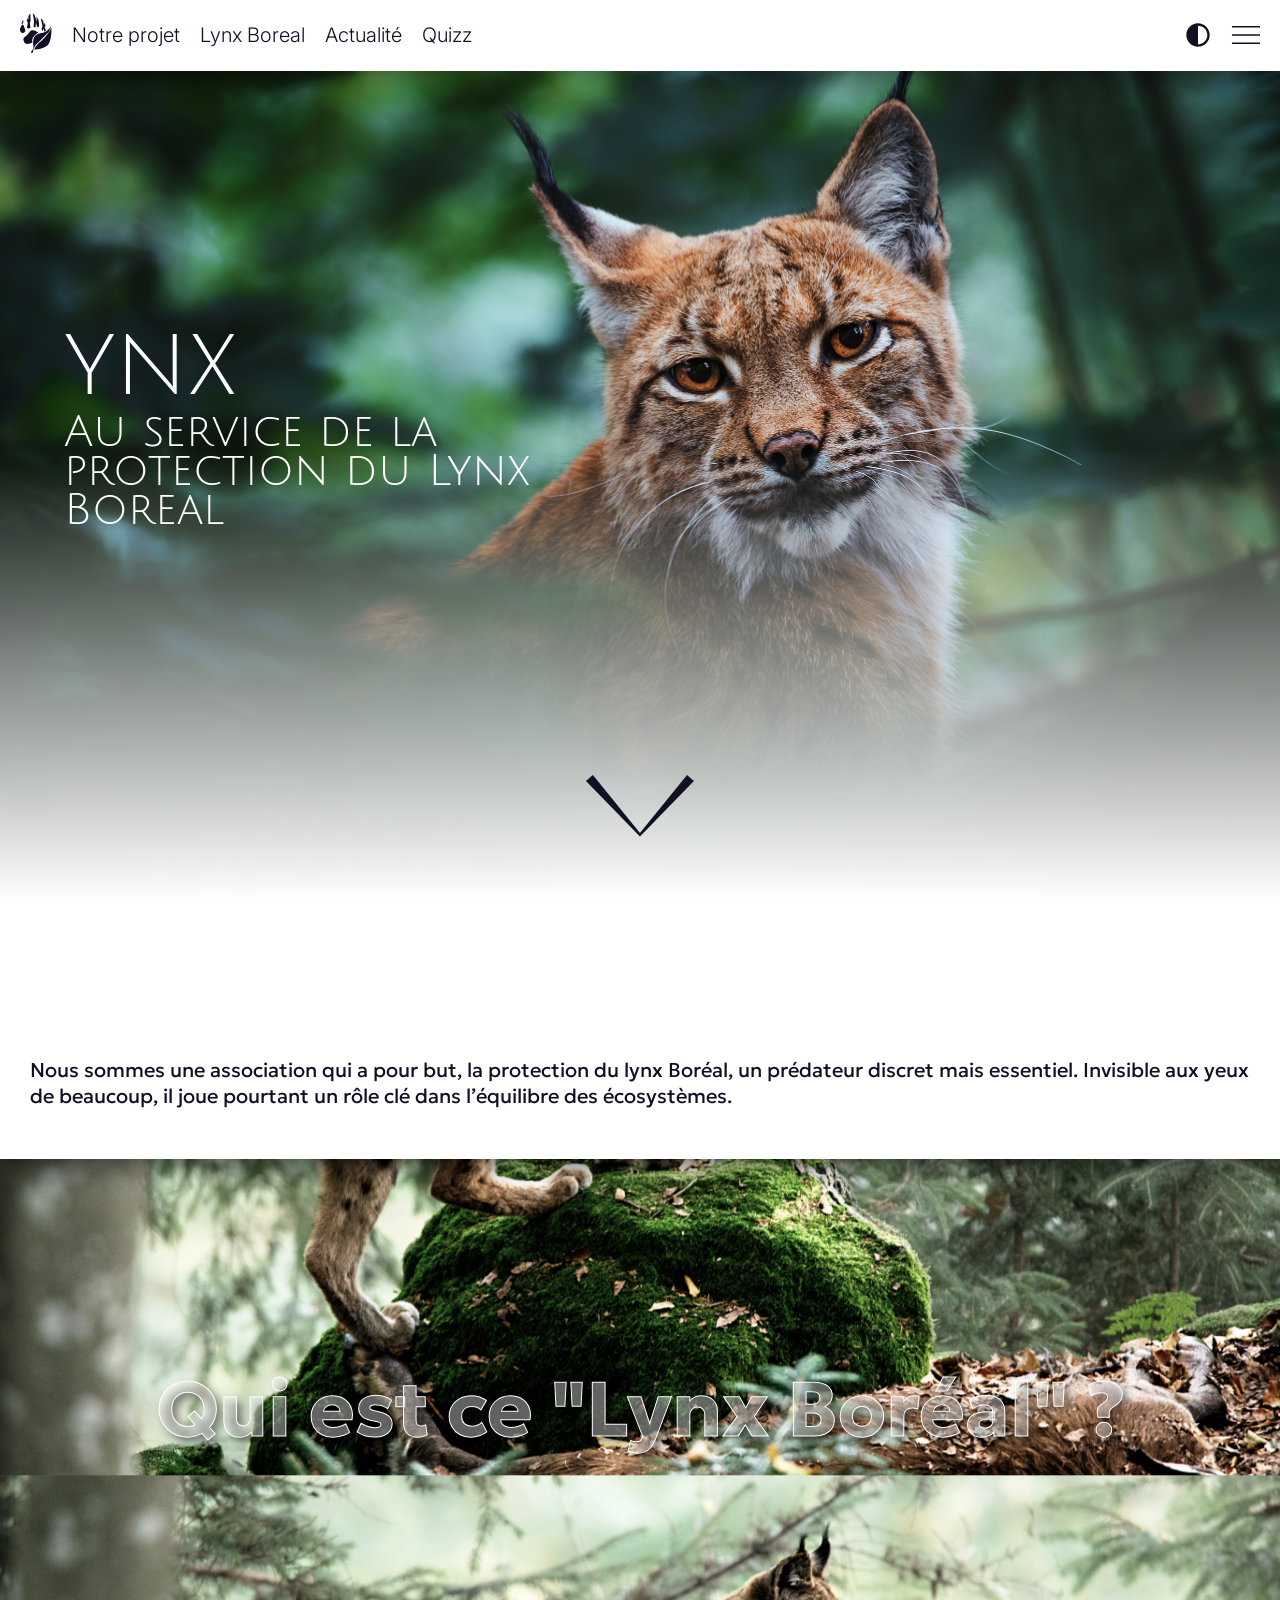
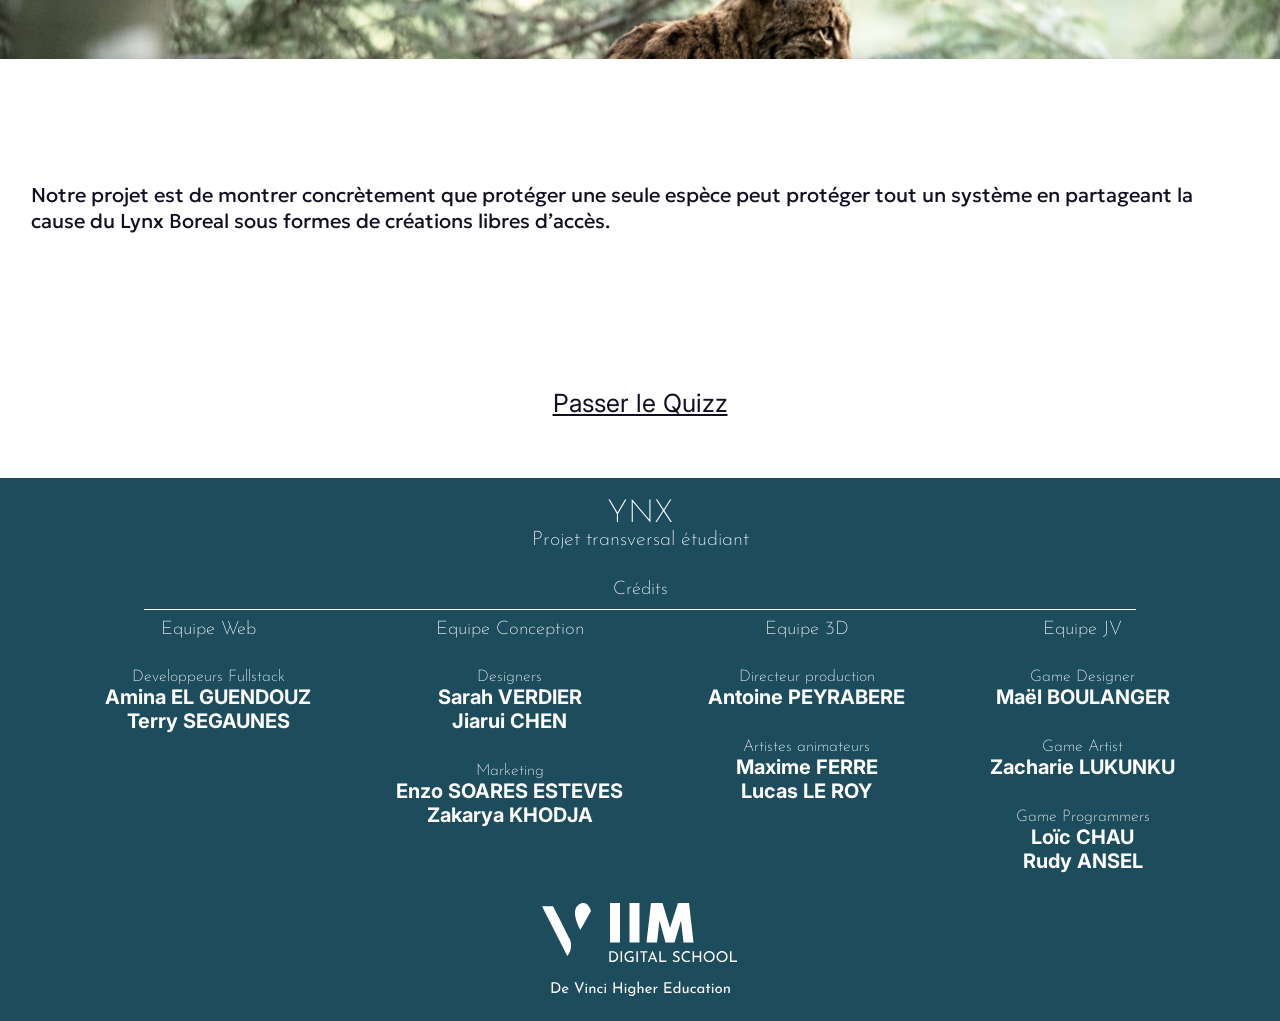
<file: index.html>
<!DOCTYPE html>
<html lang="fr">
<head>
    <meta charset="UTF-8">
    <meta name="viewport" content="width=device-width, initial-scale=1.0">
    <meta name="title" content="YNX">
    <meta name="description" content="Au service de la protection du Lynx Boreal">
    <title>YNX</title>
    <link rel="stylesheet" href="style.css">
    <link rel="icon" href="./Source/logo.svg"/>
    <script defer src="darkTheme.js"></script>
    <script defer src="downArrow.js"></script>
    <script defer src="hamburgerMenu.js"></script>
    <script defer src="imageScroll.js"></script>
</head>
<body>
    <header>
        <div class="header-inner"> <!-- HEADER DE REDIRECTION -->
            <a href=".">
                <svg id="header_logo" viewBox="0 0 230 291" xmlns="http://www.w3.org/2000/svg">
                    <path d="M23.6973 75L9.19731 80L23.6973 48V75Z"/>
                    <path d="M38.6973 126.5C29.6973 103 27.6973 84 19.6973 84C11.1973 84 1.19731 109.5 0.197307 118.5C-0.802693 127.5 1.69731 141 14.6973 145C27.6973 149 42.3356 136 38.6973 126.5Z"/>
                    <path d="M56.6973 35L49.1973 54L56.6973 71.5L51.1973 107C53.0306 108.5 57.5973 111.6 61.1973 112C64.7973 112.4 72.3639 110.167 75.6973 109L71.6973 71.5L77.6973 54C75.6973 35 75.6973 4.5 75.6973 4.5C71.1973 7.5 64.6973 18.5 61.1973 24.5V54L56.6973 35Z"/>
                    <path d="M101.197 57C100.797 45.4 95.3639 14.1667 92.6973 0L106.697 16L123.697 68L119.197 26C123.197 32.1667 130.597 41.5 134.197 51.5C137.797 61.5 139.197 88.5 138.697 98C138.697 98 132.233 103.448 127.197 104C127.197 104 118.697 80 115.197 71.5L113.697 104C106.497 104.4 101.031 102.5 99.1973 101.5C100.031 91.5 101.597 68.6 101.197 57Z"/>
                    <path d="M164.197 98L150.697 38.5C155.197 42.1667 165.197 51.6 169.197 60C169.197 60 174.197 82.5 174.197 88.5L179.697 71.5C179.697 71.5 185.197 84 185.197 95L179.697 104L188.697 127L177.197 137L171.197 112L164.197 132.5L156.197 112L164.197 98Z"/>
                    <path d="M46.1974 165.5C26.1974 180.5 23.1972 182.5 26.6973 201.5C32.6842 234 66.6973 226 90.6975 215.5C77.6975 179.5 118.697 150 131.697 143.5C128.197 135.5 104.197 122 86.6974 125.5C69.1974 129 66.1974 150.5 46.1974 165.5Z"/>
                    <path d="M82.1973 279.5C77.6971 289 86.6974 296.5 94.6973 285C94.6973 272 108.297 242.7 112.697 235.5C118.197 226.5 183.197 165.5 203.197 143.5C219.197 125.9 225.864 103.167 227.197 94C177.197 170.5 144.697 125.5 107.197 170.5C86.3297 195.541 100.697 246.5 97.6973 258.5C94.6973 270.5 86.6974 270 82.1973 279.5Z"/>
                    <path d="M169.697 189C200.097 159.8 222.031 122.5 229.197 107.5C228.031 140 229.197 189 209.697 223C190.841 255.878 130.197 265.5 103.697 265.5C120.477 226.5 131.697 225.5 169.697 189Z"/>
                </svg>
            </a>
            <a href="./notre-projet/"><h1>Notre projet</h1></a>
            <a href="./le-lynx-boreal/"><h1>Lynx Boreal</h1></a>
            <a href="./actualite/"><h1>Actualité</h1></a>
            <a href="./quizz/"><h1>Quizz</h1></a>
        </div>
        <div class="header-inner">
            <svg id="dark_theme_button" class="header-icon" width="800" height="800" viewBox="0 0 800 800" fill="none" xmlns="http://www.w3.org/2000/svg">
                <path d="M400 733.333C584.095 733.333 733.333 584.095 733.333 400C733.333 215.905 584.095 66.6666 400 66.6666C215.905 66.6666 66.6665 215.905 66.6665 400C66.6665 584.095 215.905 733.333 400 733.333ZM400 666.667V133.333C547.276 133.333 666.666 252.724 666.666 400C666.666 547.276 547.276 666.667 400 666.667Z"/>
            </svg>
            <svg id="hamburger_menu" class="header-icon" viewBox="0 0 1920 1920" xmlns="http://www.w3.org/2000/svg" stroke="#f7f7f7">
                <g id="SVGRepo_bgCarrier" stroke-width="0"/>
                <g id="SVGRepo_tracerCarrier" stroke-linecap="round" stroke-linejoin="round"/>
                <g id="SVGRepo_iconCarrier"> <path d="M1920 1468.412v112.94H0v-112.94h1920Zm0-564.706v112.941H0V903.706h1920ZM1920 339v112.941H0V339h1920Z" fill-rule="evenodd"/> </g>
            </svg>
        </div>
        <div id="header_popup">
            <a href="."><h1 class="popup-link">Accueil</h1></a>
            <a href="./notre-projet/"><h1 class="popup-link">Notre projet</h1></a>
            <a href="./le-lynx-boreal/"><h1 class="popup-link">Lynx Boreal</h1></a>
            <a href="./actualite/"><h1 class="popup-link">Actualité</h1></a>
            <a href="./quizz/"><h1 class="popup-link">Quizz</h1></a>
        </div>
    </header>
    <main> <!-- PARTIE PRINCIPALE DU SITE -->
        <img class="image-presentation" src="Source/imageLynx2.jpeg" alt="imageLynx2">
        <div id="index_title_presentation">
            <h1>YNX</h1>
            <h2>Au service de la protection du Lynx Boreal</h2>
        </div>
        <div id="index_downpart" class="downpart-presentation">
            <svg id="down_arrow" viewBox="0 0 141 81" xmlns="http://www.w3.org/2000/svg">
                <path d="M131.95 0L140.875 7.92925L70.4375 80.5L0 7.92925L8.92544 0L70.4375 75.75L131.95 0Z"/>
            </svg>
        </div>
        <div class="description main-description">
            <h1>Qui sommes nous ?</h1>
            <p>
                Nous sommes une association qui a pour but, la protection du lynx Boréal, un prédateur discret mais essentiel. Invisible aux yeux de beaucoup, il joue pourtant un rôle clé dans l’équilibre des écosystèmes.
            </p>
        </div>
        <a href="./le-lynx-boreal/">
            <div id="main_lynx">
                <h1>Qui est ce "Lynx Boréal" ?</h1>
            </div>
        </a>
        <a href="./notre-projet/">
            <div id="main_project" class="description main-description">
                <h1>Notre projet</h1>
                <p>
                    Notre projet est de montrer concrètement que protéger une seule espèce peut protéger tout un système en partageant la cause du Lynx Boreal sous formes de créations libres d’accès.
                </p>
            </div>
        </a>
        <div class="description main-description">
            <h1>Tu penses tout savoir sur le Lynx Boréal ?</h1>
            <a href="./quizz/">Passer le Quizz</a>
        </div>
    </main>
    <footer> <!-- FOOTER (partie tout en bas de la page) -->
        <h1>YNX</h1>
        <h2>Projet transversal étudiant</h2>
        <h3>Crédits</h3>
        <div id="footer_line"></div>
        <div id="footer_credits">
            <div id="web_group" class="footer-group">
                <h3>Equipe Web</h3>
                <h4>Developpeurs Fullstack</h4>
                <h5>Amina EL GUENDOUZ</h5>
                <h5>Terry SEGAUNES</h5>
            </div>
            <div id="design_group" class="footer-group">
                <h3>Equipe Conception</h3>
                <h4>Designers</h4>
                <h5>Sarah VERDIER</h5>
                <h5>Jiarui CHEN</h5>
                <h4>Marketing</h4>
                <h5>Enzo SOARES ESTEVES</h5>
                <h5>Zakarya KHODJA</h5>
            </div>
            <div id="3d_group" class="footer-group">
                <h3>Equipe 3D</h3>
                <h4>Directeur production</h4>
                <h5>Antoine PEYRABERE</h5>
                <h4>Artistes animateurs</h4>
                <h5>Maxime FERRE</h5>
                <h5>Lucas LE ROY</h5>
            </div>
            <div id="jv_group" class="footer-group">
                <h3>Equipe JV</h3>
                <h4>Game Designer</h4>
                <h5>Maël BOULANGER</h5>
                <h4>Game Artist</h4>
                <h5>Zacharie LUKUNKU</h5>
                <h4>Game Programmers</h4>
                <h5>Loïc CHAU</h5>
                <h5>Rudy ANSEL</h5>
            </div>
        </div>
        <a href="https://iim.fr"><img src="Source/iim-logo.svg" alt="iim-logo"></a>
    </footer>
</body>
</html>
</file>
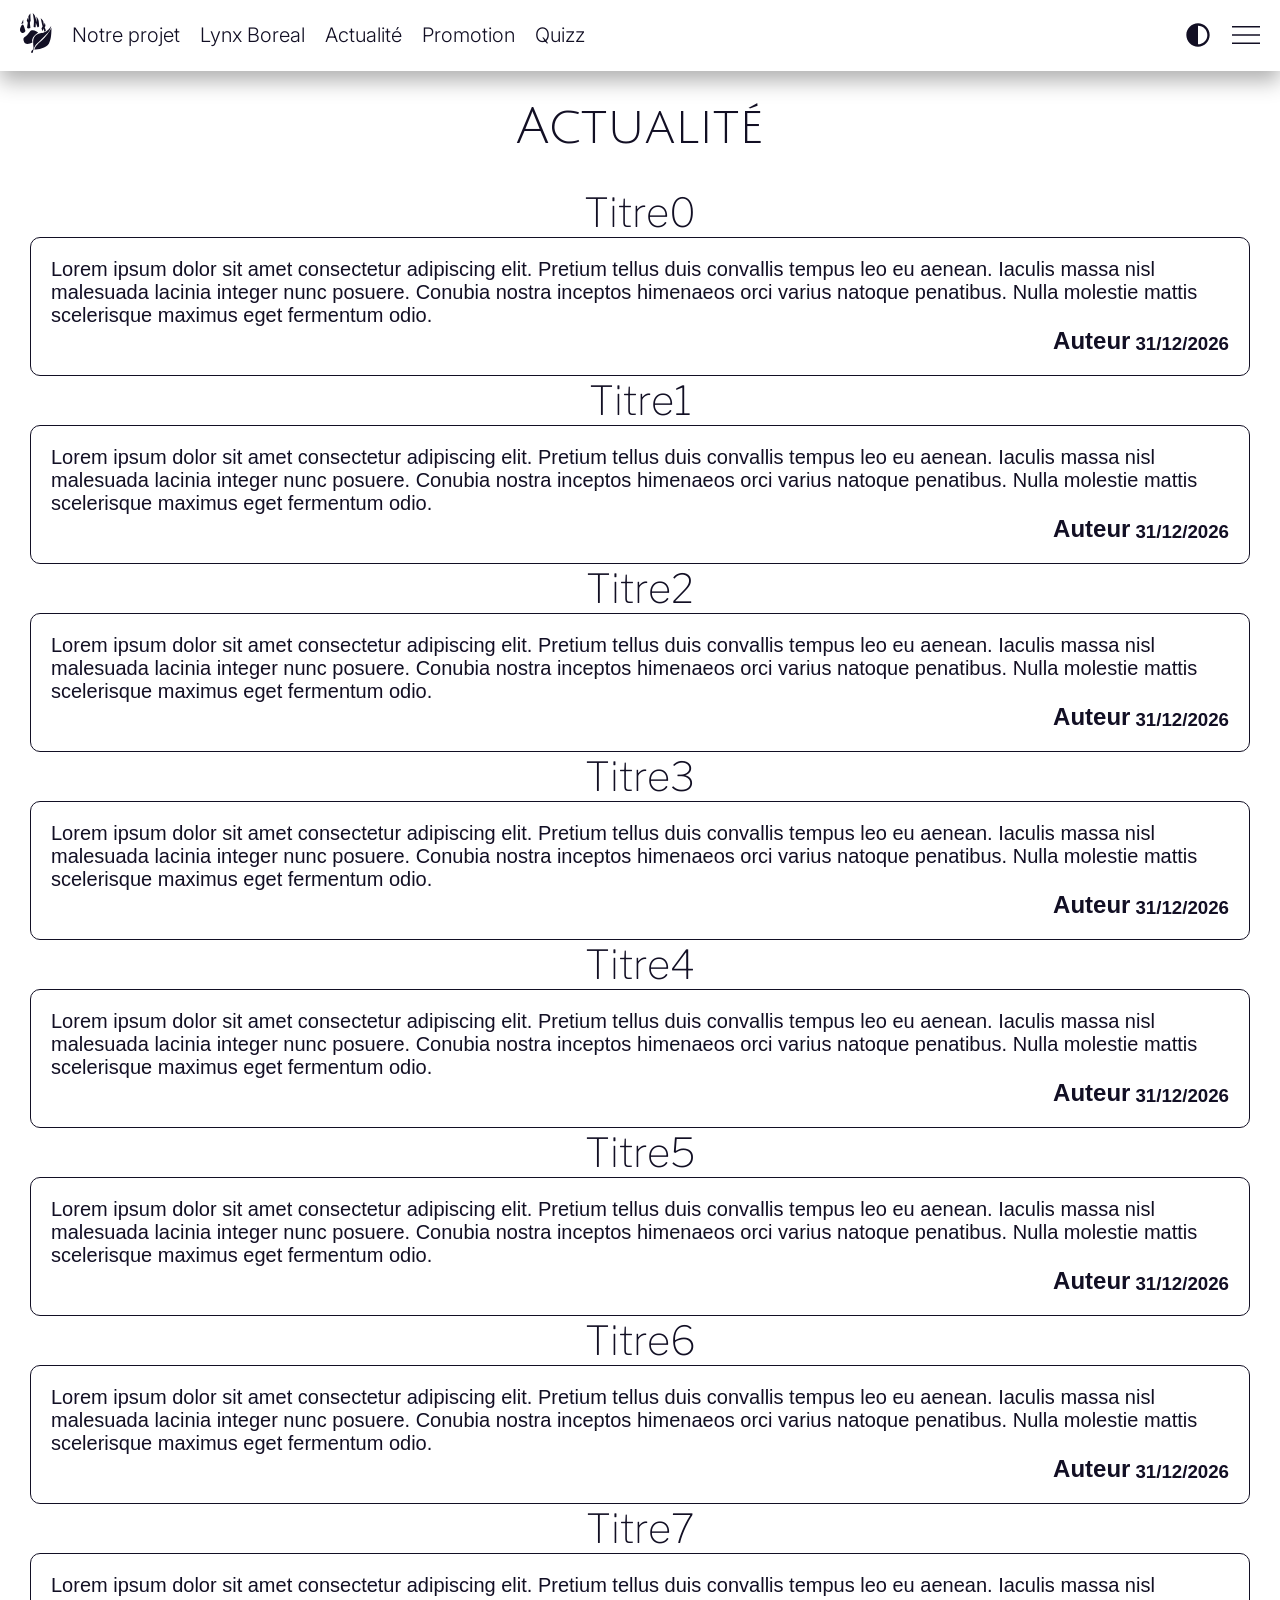
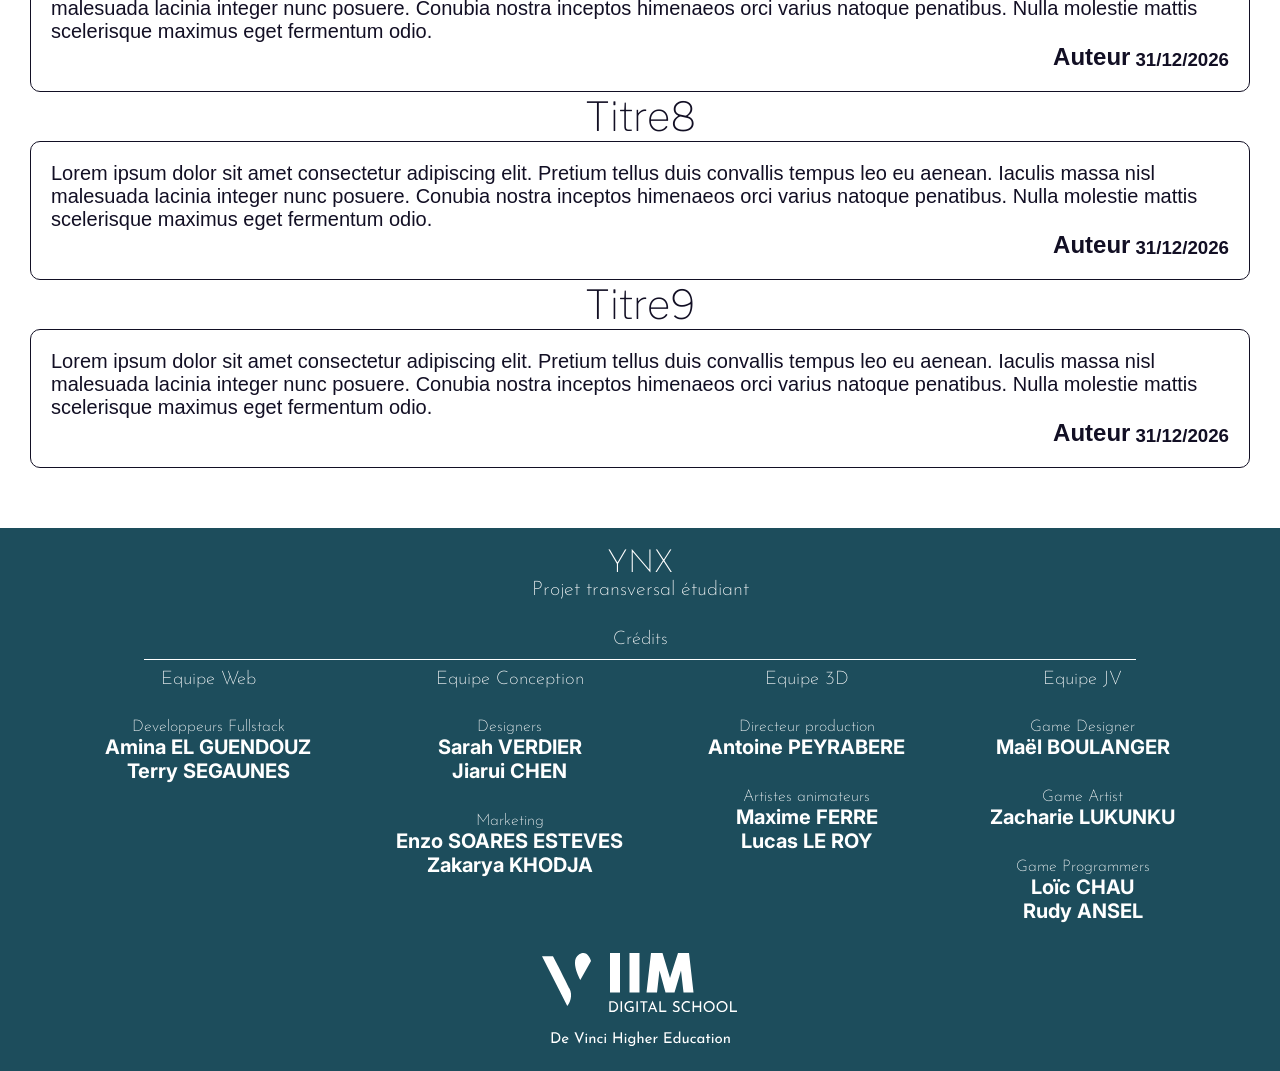
<file: actualite/index.html>
<!DOCTYPE html>
<html lang="fr">
<head>
    <meta charset="UTF-8">
    <meta name="viewport" content="width=device-width, initial-scale=1.0">
    <title>Actulaité</title>
    <link rel="icon" type="image/svg+xml" href="../Source/logo.svg">
    <link rel="stylesheet" href="../style.css">
    <link rel="icon" href="../Source/logo.svg"/>
    <script defer src="../darkTheme.js"></script>
    <script defer src="get.js"></script>
    <script defer src="../hamburgerMenu.js"></script>
</head>
<body>
    <header>
        <div class="header-inner"> <!-- HEADER DE REDIRECTION -->
            <a href="../">
                <svg id="header_logo" viewBox="0 0 230 291" xmlns="http://www.w3.org/2000/svg">
                    <path d="M23.6973 75L9.19731 80L23.6973 48V75Z"/>
                    <path d="M38.6973 126.5C29.6973 103 27.6973 84 19.6973 84C11.1973 84 1.19731 109.5 0.197307 118.5C-0.802693 127.5 1.69731 141 14.6973 145C27.6973 149 42.3356 136 38.6973 126.5Z"/>
                    <path d="M56.6973 35L49.1973 54L56.6973 71.5L51.1973 107C53.0306 108.5 57.5973 111.6 61.1973 112C64.7973 112.4 72.3639 110.167 75.6973 109L71.6973 71.5L77.6973 54C75.6973 35 75.6973 4.5 75.6973 4.5C71.1973 7.5 64.6973 18.5 61.1973 24.5V54L56.6973 35Z"/>
                    <path d="M101.197 57C100.797 45.4 95.3639 14.1667 92.6973 0L106.697 16L123.697 68L119.197 26C123.197 32.1667 130.597 41.5 134.197 51.5C137.797 61.5 139.197 88.5 138.697 98C138.697 98 132.233 103.448 127.197 104C127.197 104 118.697 80 115.197 71.5L113.697 104C106.497 104.4 101.031 102.5 99.1973 101.5C100.031 91.5 101.597 68.6 101.197 57Z"/>
                    <path d="M164.197 98L150.697 38.5C155.197 42.1667 165.197 51.6 169.197 60C169.197 60 174.197 82.5 174.197 88.5L179.697 71.5C179.697 71.5 185.197 84 185.197 95L179.697 104L188.697 127L177.197 137L171.197 112L164.197 132.5L156.197 112L164.197 98Z"/>
                    <path d="M46.1974 165.5C26.1974 180.5 23.1972 182.5 26.6973 201.5C32.6842 234 66.6973 226 90.6975 215.5C77.6975 179.5 118.697 150 131.697 143.5C128.197 135.5 104.197 122 86.6974 125.5C69.1974 129 66.1974 150.5 46.1974 165.5Z"/>
                    <path d="M82.1973 279.5C77.6971 289 86.6974 296.5 94.6973 285C94.6973 272 108.297 242.7 112.697 235.5C118.197 226.5 183.197 165.5 203.197 143.5C219.197 125.9 225.864 103.167 227.197 94C177.197 170.5 144.697 125.5 107.197 170.5C86.3297 195.541 100.697 246.5 97.6973 258.5C94.6973 270.5 86.6974 270 82.1973 279.5Z"/>
                    <path d="M169.697 189C200.097 159.8 222.031 122.5 229.197 107.5C228.031 140 229.197 189 209.697 223C190.841 255.878 130.197 265.5 103.697 265.5C120.477 226.5 131.697 225.5 169.697 189Z"/>
                </svg>
            </a>
            <a href="../notre-projet/"><h1>Notre projet</h1></a>
            <a href="../le-lynx-boreal/"><h1>Lynx Boreal</h1></a>
            <a href="../actualite/"><h1>Actualité</h1></a>
            <a href="../promotion/"><h1>Promotion</h1></a>
            <a href="../quizz/"><h1>Quizz</h1></a>
        </div>
        <div class="header-inner">
            <svg id="dark_theme_button" class="header-icon" width="800" height="800" viewBox="0 0 800 800" fill="none" xmlns="http://www.w3.org/2000/svg">
                <path d="M400 733.333C584.095 733.333 733.333 584.095 733.333 400C733.333 215.905 584.095 66.6666 400 66.6666C215.905 66.6666 66.6665 215.905 66.6665 400C66.6665 584.095 215.905 733.333 400 733.333ZM400 666.667V133.333C547.276 133.333 666.666 252.724 666.666 400C666.666 547.276 547.276 666.667 400 666.667Z"/>
            </svg>
            <svg id="hamburger_menu"  class="header-icon" viewBox="0 0 1920 1920" xmlns="http://www.w3.org/2000/svg" stroke="#f7f7f7">
                <g id="SVGRepo_bgCarrier" stroke-width="0"/>
                <g id="SVGRepo_tracerCarrier" stroke-linecap="round" stroke-linejoin="round"/>
                <g id="SVGRepo_iconCarrier"> <path d="M1920 1468.412v112.94H0v-112.94h1920Zm0-564.706v112.941H0V903.706h1920ZM1920 339v112.941H0V339h1920Z" fill-rule="evenodd"/> </g>
            </svg>
        </div>
        <div id="header_popup">
            <a href="."><h1 class="popup-link">Accueil</h1></a>
            <a href="./notre-projet/"><h1 class="popup-link">Notre projet</h1></a>
            <a href="./le-lynx-boreal/"><h1 class="popup-link">Lynx Boreal</h1></a>
            <a href="./actualite/"><h1 class="popup-link">Actualité</h1></a>
            <a href="./promotion/"><h1 class="popup-link">Promotion</h1></a>
            <a href="./quizz/"><h1 class="popup-link">Quizz</h1></a>
        </div>
    </header>
    <main> <!-- PARTIE PRINCIPALE DU SITE -->
        <h1 id="news_big_title">Actualité</h1>
        <div id="news">

        </div>
    </main>
    <footer> <!-- FOOTER (partie tout en bas de la page) -->
        <h1>YNX</h1>
        <h2>Projet transversal étudiant</h2>
        <h3>Crédits</h3>
        <div id="footer_line"></div>
        <div id="footer_credits">
            <div id="web_group" class="footer-group">
                <h3>Equipe Web</h3>
                <h4>Developpeurs Fullstack</h4>
                <h5>Amina EL GUENDOUZ</h5>
                <h5>Terry SEGAUNES</h5>
            </div>
            <div id="design_group" class="footer-group">
                <h3>Equipe Conception</h3>
                <h4>Designers</h4>
                <h5>Sarah VERDIER</h5>
                <h5>Jiarui CHEN</h5>
                <h4>Marketing</h4>
                <h5>Enzo SOARES ESTEVES</h5>
                <h5>Zakarya KHODJA</h5>
            </div>
            <div id="3d_group" class="footer-group">
                <h3>Equipe 3D</h3>
                <h4>Directeur production</h4>
                <h5>Antoine PEYRABERE</h5>
                <h4>Artistes animateurs</h4>
                <h5>Maxime FERRE</h5>
                <h5>Lucas LE ROY</h5>
            </div>
            <div id="jv_group" class="footer-group">
                <h3>Equipe JV</h3>
                <h4>Game Designer</h4>
                <h5>Maël BOULANGER</h5>
                <h4>Game Artist</h4>
                <h5>Zacharie LUKUNKU</h5>
                <h4>Game Programmers</h4>
                <h5>Loïc CHAU</h5>
                <h5>Rudy ANSEL</h5>
            </div>
        </div>
        <a href="https://iim.fr"><img src="../Source/iim-logo.svg" alt="iim-logo"></a>
    </footer>
</body>
</html>
</file>
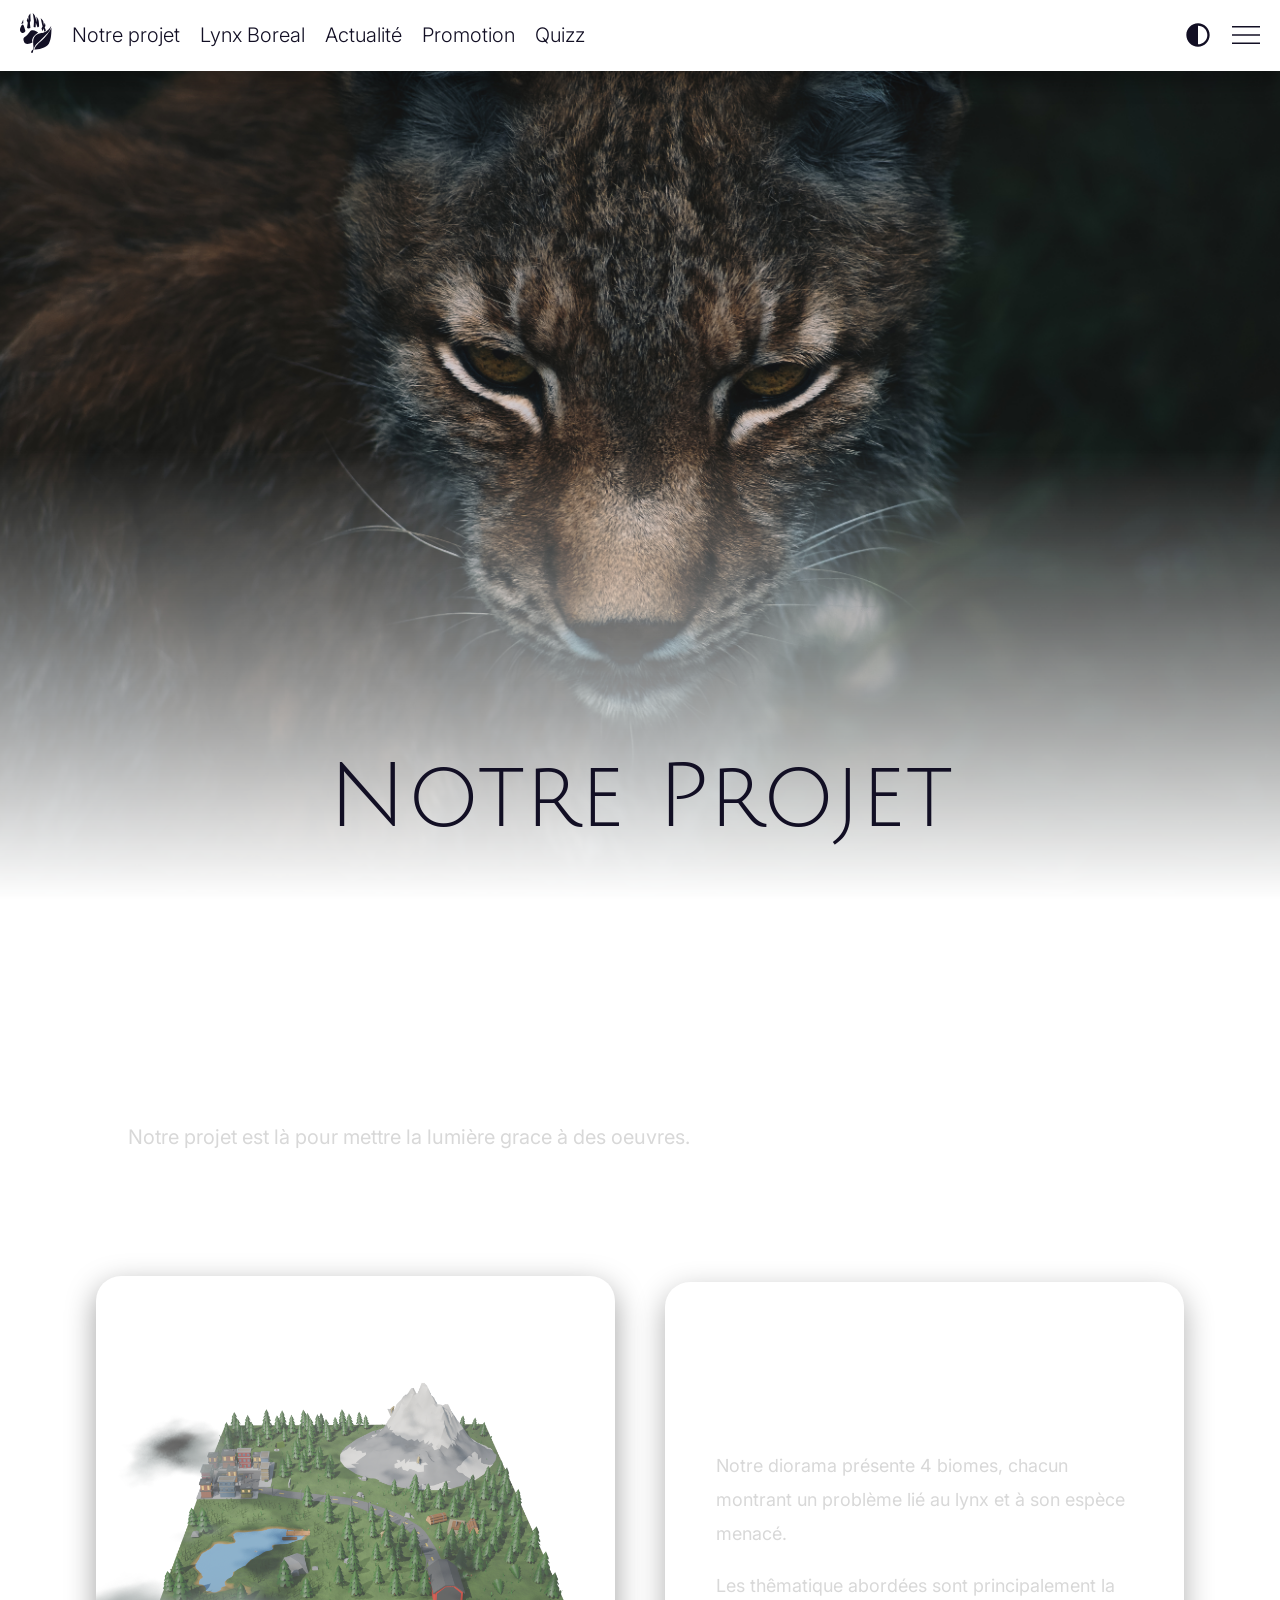
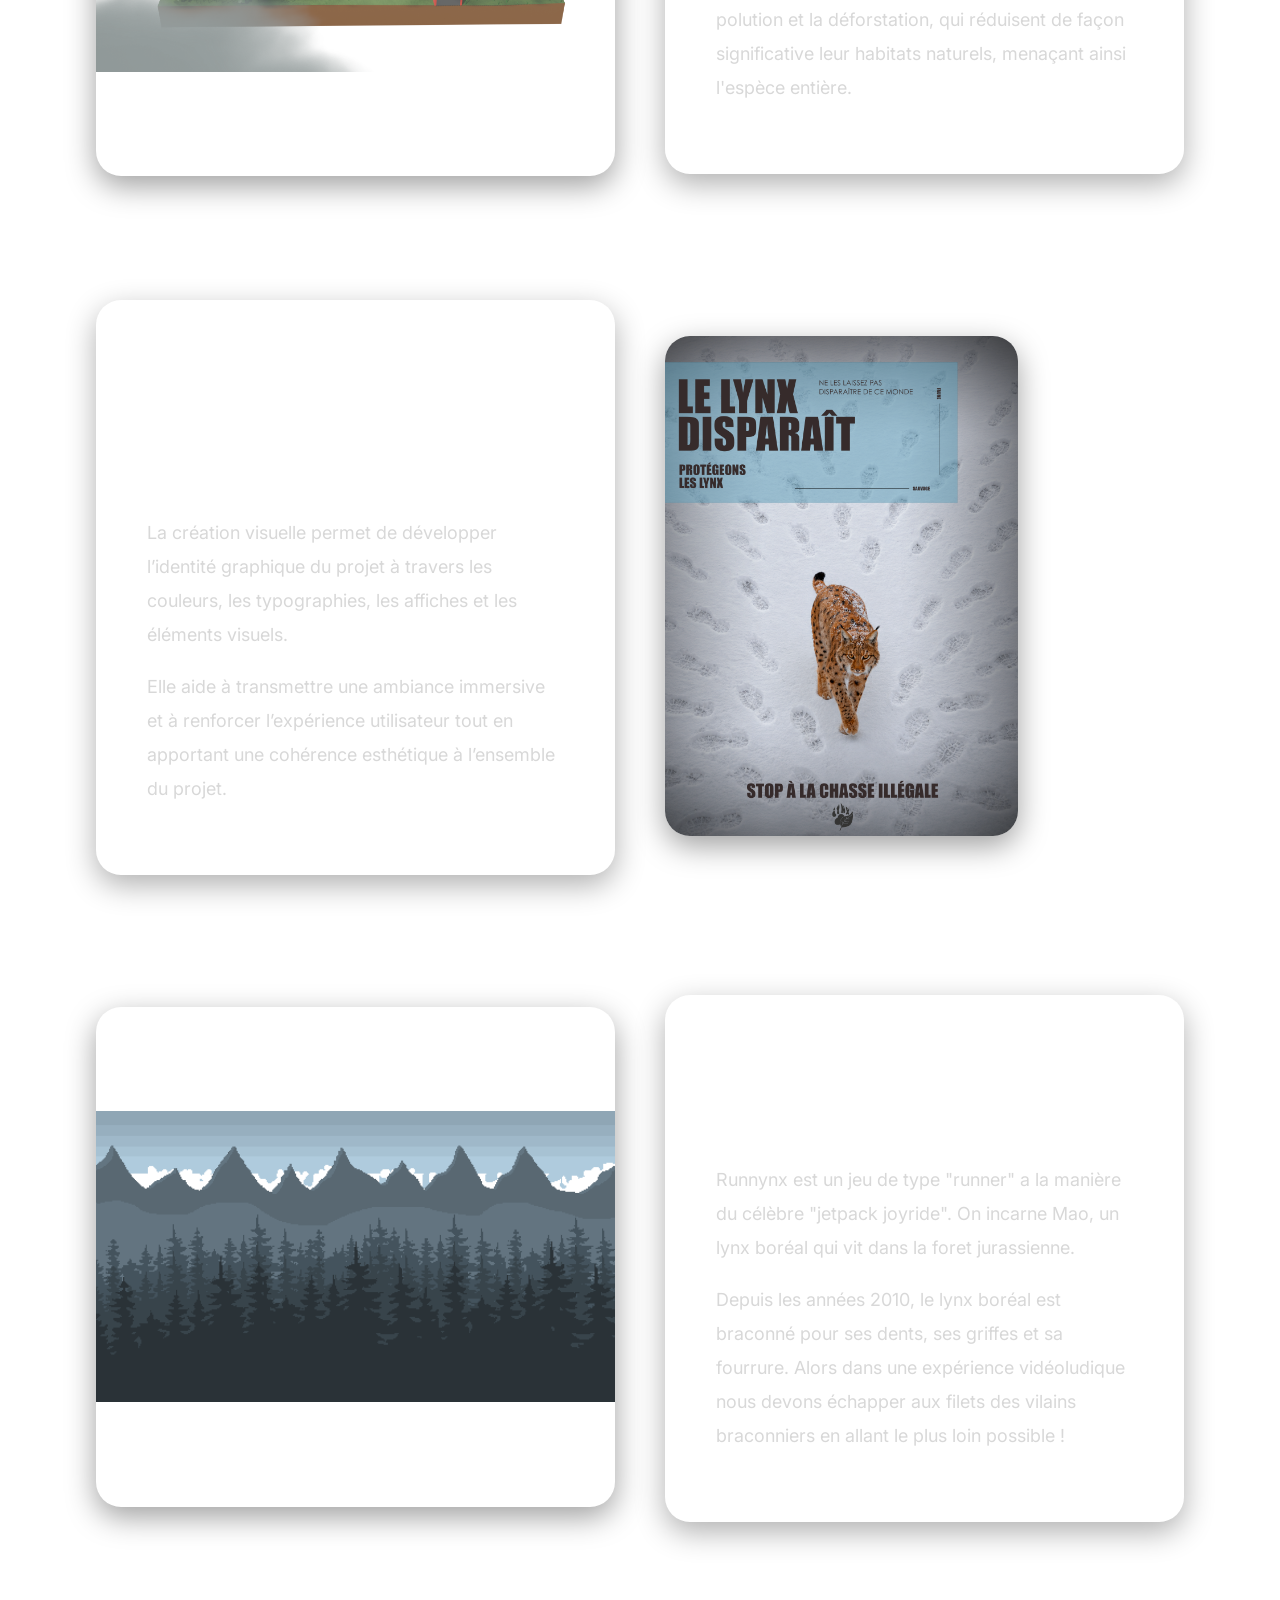
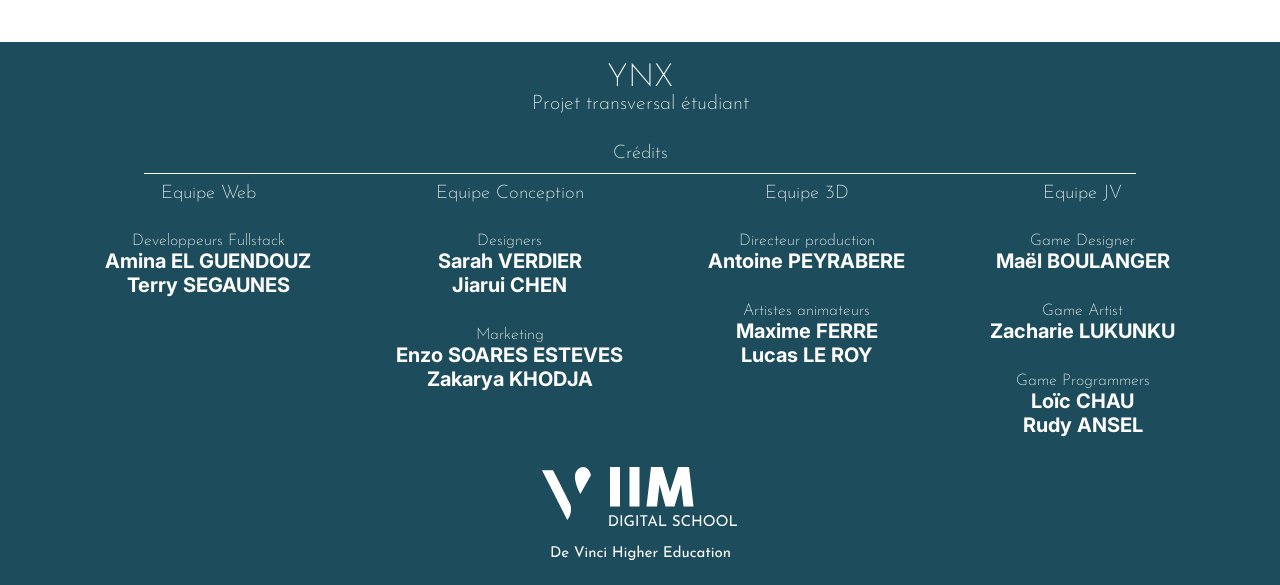
<file: notre-projet/index.html>
<!DOCTYPE html>
<html lang="fr">

<head>

    <meta charset="UTF-8">

    <meta name="viewport"
          content="width=device-width, initial-scale=1.0">

    <title>Notre Projet</title>

    <link rel="stylesheet"
          href="../style.css">
    <link rel="icon" href="../Source/logo.svg"/>

    <script defer src="../darkTheme.js"></script>
    <script defer src="../hamburgerMenu.js"></script>
</head>

<body>
    <header>
        <div class="header-inner"> <!-- HEADER DE REDIRECTION -->
            <a href="../">
                <svg id="header_logo" viewBox="0 0 230 291" xmlns="http://www.w3.org/2000/svg">
                    <path d="M23.6973 75L9.19731 80L23.6973 48V75Z"/>
                    <path d="M38.6973 126.5C29.6973 103 27.6973 84 19.6973 84C11.1973 84 1.19731 109.5 0.197307 118.5C-0.802693 127.5 1.69731 141 14.6973 145C27.6973 149 42.3356 136 38.6973 126.5Z"/>
                    <path d="M56.6973 35L49.1973 54L56.6973 71.5L51.1973 107C53.0306 108.5 57.5973 111.6 61.1973 112C64.7973 112.4 72.3639 110.167 75.6973 109L71.6973 71.5L77.6973 54C75.6973 35 75.6973 4.5 75.6973 4.5C71.1973 7.5 64.6973 18.5 61.1973 24.5V54L56.6973 35Z"/>
                    <path d="M101.197 57C100.797 45.4 95.3639 14.1667 92.6973 0L106.697 16L123.697 68L119.197 26C123.197 32.1667 130.597 41.5 134.197 51.5C137.797 61.5 139.197 88.5 138.697 98C138.697 98 132.233 103.448 127.197 104C127.197 104 118.697 80 115.197 71.5L113.697 104C106.497 104.4 101.031 102.5 99.1973 101.5C100.031 91.5 101.597 68.6 101.197 57Z"/>
                    <path d="M164.197 98L150.697 38.5C155.197 42.1667 165.197 51.6 169.197 60C169.197 60 174.197 82.5 174.197 88.5L179.697 71.5C179.697 71.5 185.197 84 185.197 95L179.697 104L188.697 127L177.197 137L171.197 112L164.197 132.5L156.197 112L164.197 98Z"/>
                    <path d="M46.1974 165.5C26.1974 180.5 23.1972 182.5 26.6973 201.5C32.6842 234 66.6973 226 90.6975 215.5C77.6975 179.5 118.697 150 131.697 143.5C128.197 135.5 104.197 122 86.6974 125.5C69.1974 129 66.1974 150.5 46.1974 165.5Z"/>
                    <path d="M82.1973 279.5C77.6971 289 86.6974 296.5 94.6973 285C94.6973 272 108.297 242.7 112.697 235.5C118.197 226.5 183.197 165.5 203.197 143.5C219.197 125.9 225.864 103.167 227.197 94C177.197 170.5 144.697 125.5 107.197 170.5C86.3297 195.541 100.697 246.5 97.6973 258.5C94.6973 270.5 86.6974 270 82.1973 279.5Z"/>
                    <path d="M169.697 189C200.097 159.8 222.031 122.5 229.197 107.5C228.031 140 229.197 189 209.697 223C190.841 255.878 130.197 265.5 103.697 265.5C120.477 226.5 131.697 225.5 169.697 189Z"/>
                </svg>
            </a>
            <a href="../notre-projet/"><h1>Notre projet</h1></a>
            <a href="../le-lynx-boreal/"><h1>Lynx Boreal</h1></a>
            <a href="../actualite/"><h1>Actualité</h1></a>
            <a href="../promotion/"><h1>Promotion</h1></a>
            <a href="../quizz/"><h1>Quizz</h1></a>
        </div>
        <div class="header-inner">
            <svg id="dark_theme_button" class="header-icon" width="800" height="800" viewBox="0 0 800 800" fill="none" xmlns="http://www.w3.org/2000/svg">
                <path d="M400 733.333C584.095 733.333 733.333 584.095 733.333 400C733.333 215.905 584.095 66.6666 400 66.6666C215.905 66.6666 66.6665 215.905 66.6665 400C66.6665 584.095 215.905 733.333 400 733.333ZM400 666.667V133.333C547.276 133.333 666.666 252.724 666.666 400C666.666 547.276 547.276 666.667 400 666.667Z"/>
            </svg>
            <svg id="hamburger_menu"  class="header-icon" viewBox="0 0 1920 1920" xmlns="http://www.w3.org/2000/svg" stroke="#f7f7f7">
                <g id="SVGRepo_bgCarrier" stroke-width="0"/>
                <g id="SVGRepo_tracerCarrier" stroke-linecap="round" stroke-linejoin="round"/>
                <g id="SVGRepo_iconCarrier"> <path d="M1920 1468.412v112.94H0v-112.94h1920Zm0-564.706v112.941H0V903.706h1920ZM1920 339v112.941H0V339h1920Z" fill-rule="evenodd"/> </g>
            </svg>
        </div>
        <div id="header_popup">
            <a href="."><h1 class="popup-link">Accueil</h1></a>
            <a href="./notre-projet/"><h1 class="popup-link">Notre projet</h1></a>
            <a href="./le-lynx-boreal/"><h1 class="popup-link">Lynx Boreal</h1></a>
            <a href="./actualite/"><h1 class="popup-link">Actualité</h1></a>
            <a href="./promotion/"><h1 class="popup-link">Promotion</h1></a>
            <a href="./quizz/"><h1 class="popup-link">Quizz</h1></a>
        </div>
    </header>
    <!-- MAIN -->
    <main>
        <img class="image-presentation" src="../Source/imageLynx6.jpeg" alt="imageLynx2">
        <div id="project_title_presentation">
            <h1>Notre Projet</h1>
        </div>

        <!-- DESCRIPTION -->
        <section class="project-description">

            <h2>Description</h2>

            <p>
                Notre projet est là pour mettre la lumière grace à des oeuvres.
            </p>

        </section>



        <!-- SECTION 3D -->

        <section class="project-grid">

            <div class="project-image">

                <img src="../Source/3D_Diorama.png"
                    alt="Image 3D">

            </div>



            <div class="project-card">

                <h2>3D</h2>

                <p>
                    Notre diorama présente 4 biomes, chacun montrant un problème lié au lynx et à son espèce menacé.
                </p>

                <p>
                    Les thêmatique abordées sont principalement la polution et la déforstation, qui réduisent de façon significative
                    leur habitats naturels, menaçant ainsi l'espèce entière.
                </p>

            </div>

        </section>



        <!-- SECTION CREA -->

        <section class="project-grid reverse-grid">

            <div class="project-card">

                <h2>Création Visuelle</h2>

                <p>
                    La création visuelle permet de développer
                    l’identité graphique du projet à travers
                    les couleurs, les typographies,
                    les affiches et les éléments visuels.
                </p>

                <p>
                    Elle aide à transmettre une ambiance immersive
                    et à renforcer l’expérience utilisateur
                    tout en apportant une cohérence esthétique
                    à l’ensemble du projet.
                </p>

            </div>

            <div class="project-image">

                <img src="../Source/CreaAffiche.png"
                     alt="Image création visuelle">

            </div>

        </section>

        <!-- SECTION JEU VIDEO -->

<section class="project-grid">

    <div class="project-image">

        <!-- Brouillon temporaire -->

        <a href="../Source/Runnynx.zip">
            <img src="../Source/FondDeSceneJV.png"
                alt="Jeu vidéo">
        </a>

    </div>



    <div class="project-card">

        <h2>Jeu Vidéo</h2>

        <p>
            Runnynx est un jeu de type "runner" a la manière du célèbre "jetpack joyride". On incarne Mao, un lynx boréal qui vit dans la foret jurassienne. 
        </p>

        <p>
            Depuis les années 2010, le lynx boréal est braconné pour ses dents, ses griffes et sa fourrure. Alors dans une expérience vidéoludique nous devons échapper aux filets des vilains braconniers en allant le plus loin possible !
        </p>

    </div>

</section>

    <!-- FOOTER -->

    <footer>

        <h1>YNX</h1>

        <h2>Projet transversal étudiant</h2>

        <h3>Crédits</h3>

        <div id="footer_line"></div>

        <div id="footer_credits">

            <div id="web_group" class="footer-group">

                <h3>Equipe Web</h3>

                <h4>Developpeurs Fullstack</h4>

                <h5>Amina EL GUENDOUZ</h5>

                <h5>Terry SEGAUNES</h5>

            </div>



            <div id="design_group" class="footer-group">

                <h3>Equipe Conception</h3>

                <h4>Designers</h4>

                <h5>Sarah VERDIER</h5>

                <h5>Jiarui CHEN</h5>

                <h4>Marketing</h4>

                <h5>Enzo SOARES ESTEVES</h5>

                <h5>Zakarya KHODJA</h5>

            </div>



            <div id="3d_group" class="footer-group">

                <h3>Equipe 3D</h3>

                <h4>Directeur production</h4>

                <h5>Antoine PEYRABERE</h5>

                <h4>Artistes animateurs</h4>

                <h5>Maxime FERRE</h5>

                <h5>Lucas LE ROY</h5>

            </div>



            <div id="jv_group" class="footer-group">

                <h3>Equipe JV</h3>

                <h4>Game Designer</h4>

                <h5>Maël BOULANGER</h5>

                <h4>Game Artist</h4>

                <h5>Zacharie LUKUNKU</h5>

                <h4>Game Programmers</h4>

                <h5>Loïc CHAU</h5>

                <h5>Rudy ANSEL</h5>

            </div>

        </div>

        <a href="https://iim.fr">

            <img src="../Source/iim-logo.svg"
                 alt="iim-logo">

        </a>

    </footer>

</body>

</html>
</file>
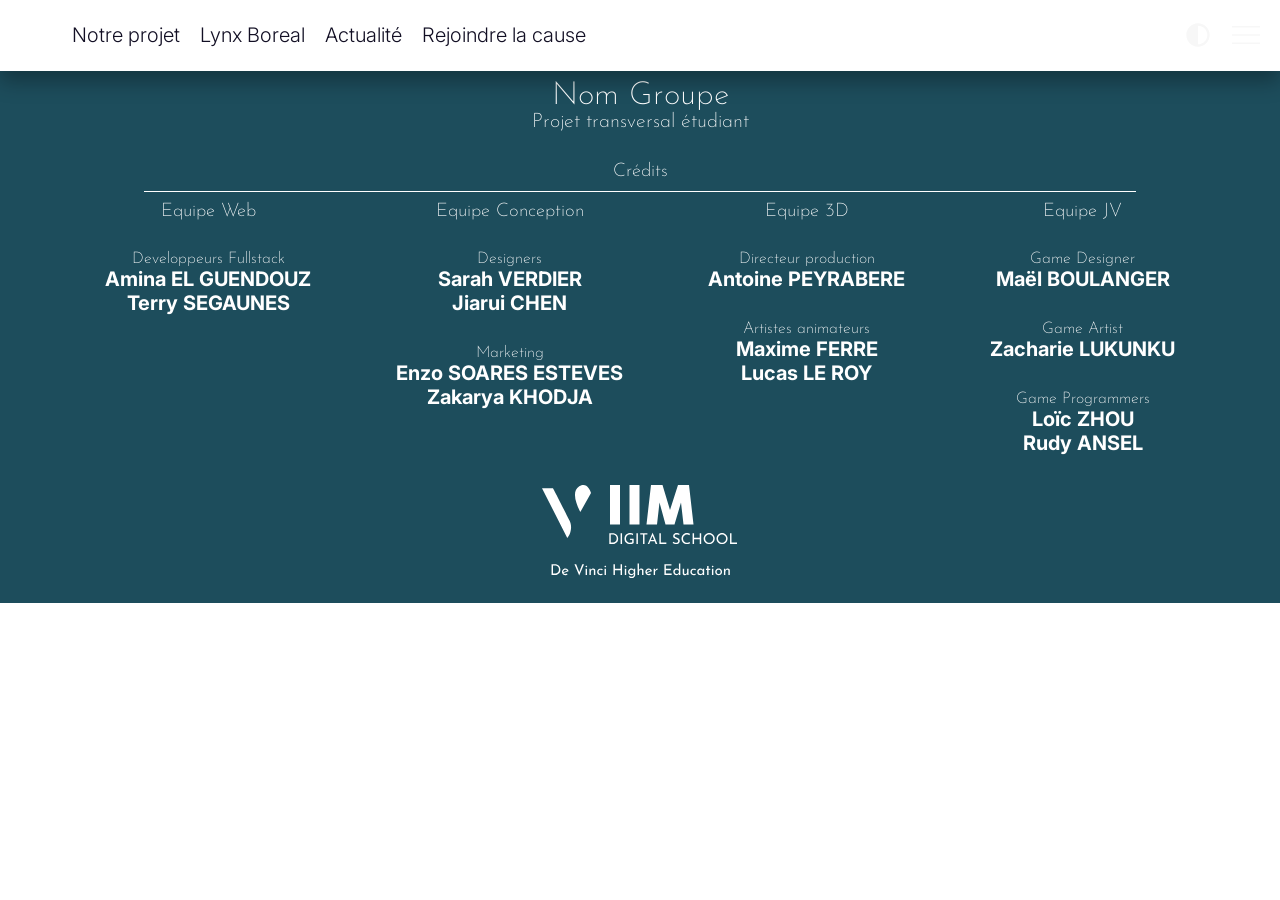
<file: nous-aider/index.html>
<!DOCTYPE html>
<html lang="fr">
<head>
    <meta charset="UTF-8">
    <meta name="viewport" content="width=device-width, initial-scale=1.0">
    <title>Nous aider</title>
    <link rel="stylesheet" href="../style.css">
</head>
<body>
    <header>
        <div class="header-inner"> <!-- HEADER DE REDIRECTION -->
            <a href=".."><img src="../Source/logo.svg" id="header_logo" alt="Logo"></a>
            <a href="../notre-projet/"><h1>Notre projet</h1></a>
            <a href="../le-lynx-boreal/"><h1>Lynx Boreal</h1></a>
            <a href="../actualite/"><h1>Actualité</h1></a>
            <a href="../nous-aider/"><h1>Rejoindre la cause</h1></a>
        </div>
        <div class="header-inner">
            <img src="../Source/dark-theme-button.svg" class="header-icon" alt="dark-theme-button">
            <img src="../Source/hamburger-menu.svg" class="header-icon" alt="hamburger-menu">
        </div>
    </header>
    <main> <!-- PARTIE PRINCIPALE DU SITE -->

    </main>
    <footer> <!-- FOOTER (partie tout en bas de la page) -->
        <h1>Nom Groupe</h1>
        <h2>Projet transversal étudiant</h2>
        <h3>Crédits</h3>
        <div id="footer_line"></div>
        <div id="footer_credits">
            <div id="web_group" class="footer-group">
                <h3>Equipe Web</h3>
                <h4>Developpeurs Fullstack</h4>
                <h5>Amina EL GUENDOUZ</h5>
                <h5>Terry SEGAUNES</h5>
            </div>
            <div id="design_group" class="footer-group">
                <h3>Equipe Conception</h3>
                <h4>Designers</h4>
                <h5>Sarah VERDIER</h5>
                <h5>Jiarui CHEN</h5>
                <h4>Marketing</h4>
                <h5>Enzo SOARES ESTEVES</h5>
                <h5>Zakarya KHODJA</h5>
            </div>
            <div id="3d_group" class="footer-group">
                <h3>Equipe 3D</h3>
                <h4>Directeur production</h4>
                <h5>Antoine PEYRABERE</h5>
                <h4>Artistes animateurs</h4>
                <h5>Maxime FERRE</h5>
                <h5>Lucas LE ROY</h5>
            </div>
            <div id="jv_group" class="footer-group">
                <h3>Equipe JV</h3>
                <h4>Game Designer</h4>
                <h5>Maël BOULANGER</h5>
                <h4>Game Artist</h4>
                <h5>Zacharie LUKUNKU</h5>
                <h4>Game Programmers</h4>
                <h5>Loïc ZHOU</h5>
                <h5>Rudy ANSEL</h5>
            </div>
        </div>
        <a href="https://iim.fr"><img src="../Source/iim-logo.svg" alt="iim-logo"></a>
    </footer>
</body>
</html>
</file>
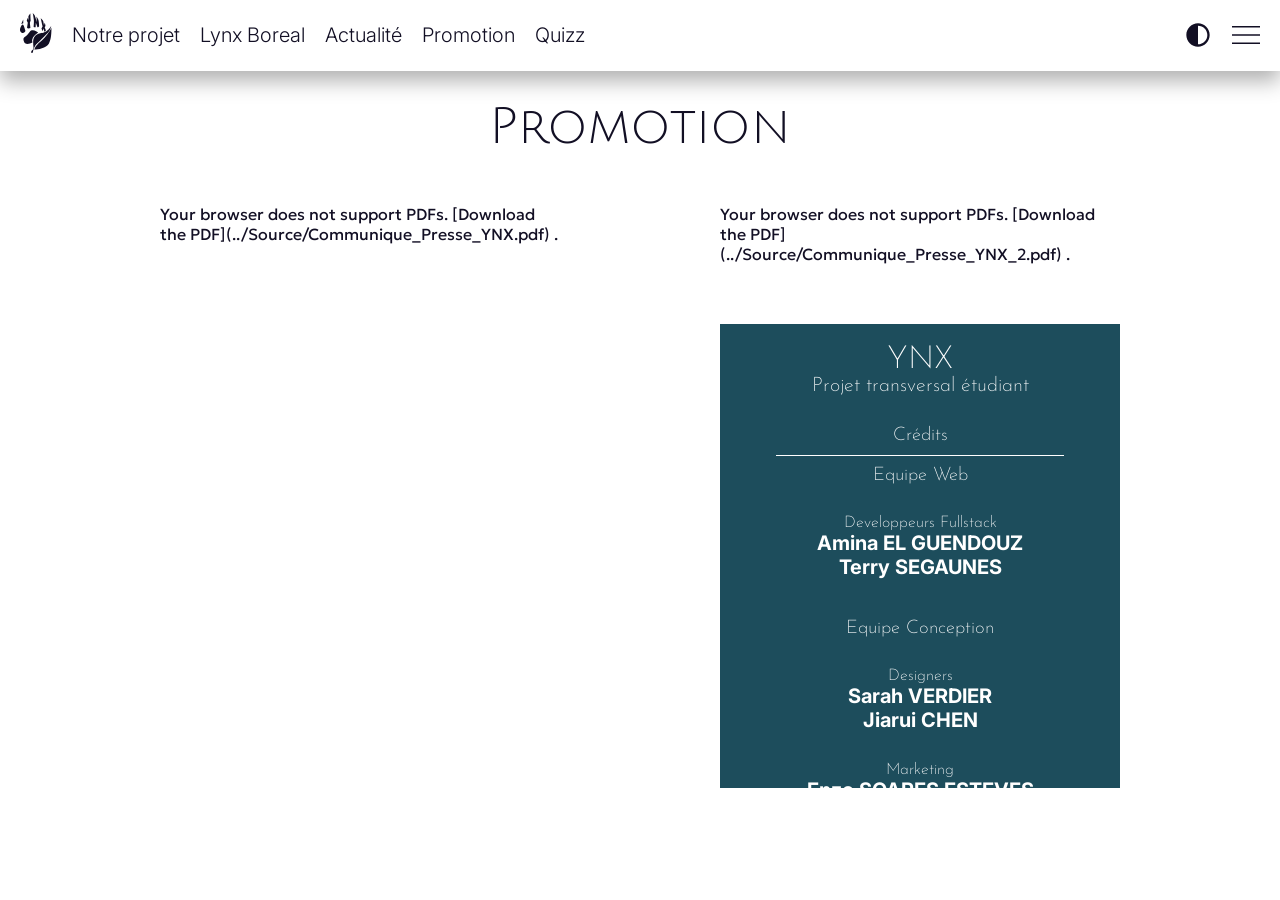
<file: promotion/index.html>
<!DOCTYPE html>
<html lang="fr">
<head>
    <meta charset="UTF-8">
    <meta name="viewport" content="width=device-width, initial-scale=1.0">
    <title>Promotion</title>
    <link rel="stylesheet" href="../style.css">
    <link rel="icon" href="../Source/logo.svg"/>
    <script defer src="../darkTheme.js"></script>
    <script defer src="../hamburgerMenu.js"></script>
</head>
<body>
    <header>
        <div class="header-inner"> <!-- HEADER DE REDIRECTION -->
            <a href="../">
                <svg id="header_logo" viewBox="0 0 230 291" xmlns="http://www.w3.org/2000/svg">
                    <path d="M23.6973 75L9.19731 80L23.6973 48V75Z"/>
                    <path d="M38.6973 126.5C29.6973 103 27.6973 84 19.6973 84C11.1973 84 1.19731 109.5 0.197307 118.5C-0.802693 127.5 1.69731 141 14.6973 145C27.6973 149 42.3356 136 38.6973 126.5Z"/>
                    <path d="M56.6973 35L49.1973 54L56.6973 71.5L51.1973 107C53.0306 108.5 57.5973 111.6 61.1973 112C64.7973 112.4 72.3639 110.167 75.6973 109L71.6973 71.5L77.6973 54C75.6973 35 75.6973 4.5 75.6973 4.5C71.1973 7.5 64.6973 18.5 61.1973 24.5V54L56.6973 35Z"/>
                    <path d="M101.197 57C100.797 45.4 95.3639 14.1667 92.6973 0L106.697 16L123.697 68L119.197 26C123.197 32.1667 130.597 41.5 134.197 51.5C137.797 61.5 139.197 88.5 138.697 98C138.697 98 132.233 103.448 127.197 104C127.197 104 118.697 80 115.197 71.5L113.697 104C106.497 104.4 101.031 102.5 99.1973 101.5C100.031 91.5 101.597 68.6 101.197 57Z"/>
                    <path d="M164.197 98L150.697 38.5C155.197 42.1667 165.197 51.6 169.197 60C169.197 60 174.197 82.5 174.197 88.5L179.697 71.5C179.697 71.5 185.197 84 185.197 95L179.697 104L188.697 127L177.197 137L171.197 112L164.197 132.5L156.197 112L164.197 98Z"/>
                    <path d="M46.1974 165.5C26.1974 180.5 23.1972 182.5 26.6973 201.5C32.6842 234 66.6973 226 90.6975 215.5C77.6975 179.5 118.697 150 131.697 143.5C128.197 135.5 104.197 122 86.6974 125.5C69.1974 129 66.1974 150.5 46.1974 165.5Z"/>
                    <path d="M82.1973 279.5C77.6971 289 86.6974 296.5 94.6973 285C94.6973 272 108.297 242.7 112.697 235.5C118.197 226.5 183.197 165.5 203.197 143.5C219.197 125.9 225.864 103.167 227.197 94C177.197 170.5 144.697 125.5 107.197 170.5C86.3297 195.541 100.697 246.5 97.6973 258.5C94.6973 270.5 86.6974 270 82.1973 279.5Z"/>
                    <path d="M169.697 189C200.097 159.8 222.031 122.5 229.197 107.5C228.031 140 229.197 189 209.697 223C190.841 255.878 130.197 265.5 103.697 265.5C120.477 226.5 131.697 225.5 169.697 189Z"/>
                </svg>
            </a>
            <a href="../notre-projet/"><h1>Notre projet</h1></a>
            <a href="../le-lynx-boreal/"><h1>Lynx Boreal</h1></a>
            <a href="../actualite/"><h1>Actualité</h1></a>
            <a href="../promotion/"><h1>Promotion</h1></a>
            <a href="../quizz/"><h1>Quizz</h1></a>
        </div>
        <div class="header-inner">
            <svg id="dark_theme_button" class="header-icon" width="800" height="800" viewBox="0 0 800 800" fill="none" xmlns="http://www.w3.org/2000/svg">
                <path d="M400 733.333C584.095 733.333 733.333 584.095 733.333 400C733.333 215.905 584.095 66.6666 400 66.6666C215.905 66.6666 66.6665 215.905 66.6665 400C66.6665 584.095 215.905 733.333 400 733.333ZM400 666.667V133.333C547.276 133.333 666.666 252.724 666.666 400C666.666 547.276 547.276 666.667 400 666.667Z"/>
            </svg>
            <svg id="hamburger_menu"  class="header-icon" viewBox="0 0 1920 1920" xmlns="http://www.w3.org/2000/svg" stroke="#f7f7f7">
                <g id="SVGRepo_bgCarrier" stroke-width="0"/>
                <g id="SVGRepo_tracerCarrier" stroke-linecap="round" stroke-linejoin="round"/>
                <g id="SVGRepo_iconCarrier"> <path d="M1920 1468.412v112.94H0v-112.94h1920Zm0-564.706v112.941H0V903.706h1920ZM1920 339v112.941H0V339h1920Z" fill-rule="evenodd"/> </g>
            </svg>
        </div>
        <div id="header_popup">
            <a href="."><h1 class="popup-link">Accueil</h1></a>
            <a href="./notre-projet/"><h1 class="popup-link">Notre projet</h1></a>
            <a href="./le-lynx-boreal/"><h1 class="popup-link">Lynx Boreal</h1></a>
            <a href="./actualite/"><h1 class="popup-link">Actualité</h1></a>
            <a href="./promotion/"><h1 class="popup-link">Promotion</h1></a>
            <a href="./quizz/"><h1 class="popup-link">Quizz</h1></a>
        </div>
    </header>
    <main>
        <h1 id="news_big_title">Promotion</h1>
        <div id="promo_press">
            <object
                data="../Source/Communique_Presse_YNX.pdf"
                type="application/pdf"
                width="400px"
                height="600px"
            >
            <p>
                Your browser does not support PDFs. [Download the
                PDF](../Source/Communique_Presse_YNX.pdf) .
            </p>
            </object>
            
            <object
                data="../Source/Communique_Presse_YNX_2.pdf"
                type="application/pdf"
                width="400px"
                height="600px"
            >
            <p>
                Your browser does not support PDFs. [Download the
                PDF](../Source/Communique_Presse_YNX_2.pdf) .
            </p>
        </div>
    </main>
    <footer> <!-- FOOTER (partie tout en bas de la page) -->
        <h1>YNX</h1>
        <h2>Projet transversal étudiant</h2>
        <h3>Crédits</h3>
        <div id="footer_line"></div>
        <div id="footer_credits">
            <div id="web_group" class="footer-group">
                <h3>Equipe Web</h3>
                <h4>Developpeurs Fullstack</h4>
                <h5>Amina EL GUENDOUZ</h5>
                <h5>Terry SEGAUNES</h5>
            </div>
            <div id="design_group" class="footer-group">
                <h3>Equipe Conception</h3>
                <h4>Designers</h4>
                <h5>Sarah VERDIER</h5>
                <h5>Jiarui CHEN</h5>
                <h4>Marketing</h4>
                <h5>Enzo SOARES ESTEVES</h5>
                <h5>Zakarya KHODJA</h5>
            </div>
            <div id="3d_group" class="footer-group">
                <h3>Equipe 3D</h3>
                <h4>Directeur production</h4>
                <h5>Antoine PEYRABERE</h5>
                <h4>Artistes animateurs</h4>
                <h5>Maxime FERRE</h5>
                <h5>Lucas LE ROY</h5>
            </div>
            <div id="jv_group" class="footer-group">
                <h3>Equipe JV</h3>
                <h4>Game Designer</h4>
                <h5>Maël BOULANGER</h5>
                <h4>Game Artist</h4>
                <h5>Zacharie LUKUNKU</h5>
                <h4>Game Programmers</h4>
                <h5>Loïc CHAU</h5>
                <h5>Rudy ANSEL</h5>
            </div>
        </div>
        <a href="https://iim.fr"><img src="../Source/iim-logo.svg" alt="iim-logo"></a>
    </footer>
</body>
</html>
</file>
<file: style.css>
/* SECTION POLICES D'ECRITURES (les importations de polices Google Font) */
@import url('https://fonts.googleapis.com/css2?family=Cormorant+Upright:wght@300;400;500;600;700&family=Inter:ital,opsz,wght@0,14..32,100..900;1,14..32,100..900&family=Josefin+Sans:ital,wght@0,100..700;1,100..700&family=Julius+Sans+One&display=swap&family=Libre+Franklin:ital,wght@0,100..900;1,100..900&display=swap&family=Lalezar&display=swap&family=Geologica:wght,CRSV@100..900,0&display=swap');

:root {
    --background-color: #fff;
    --second-bg-color: #ddd;
    --text-color: #120f24;
}

:root.dark {
    --background-color: #030E12;
    --second-bg-color: #0b2934;
    --text-color: #fff;
}


/* SECTION COMMUNE (ce qui affecte tous les fichiers html sans exception) */
html,
body {
    padding: 0;
    margin: 0;
    background-color: var(--background-color);

    transition: background-color .5s ease-in-out;
}

a {
    text-decoration: none;
    color: var(--text-color);
}

header {
    position: fixed;
    top: 0;
    left: 0;
    width: 100%;
    display: flex;
    justify-content: space-between;
    align-items: center;
    background-color: var(--background-color);
    border-bottom: 1px #ffffff00 solid;
    box-shadow: 0 10px 20px #00000050;
    height: 70px;

    z-index: 10;

    transition: background-color .5s ease-in-out, border-bottom .5s ease-in-out;

    a {
        text-decoration: none;
        margin-left: 20px;
    }

    h1 {
        color: var(--text-color);
        font-family: "Inter";
        font-size: 20px;
        font-weight: 300;
    }
}

header.dark {
    border-bottom: 1px #fff solid;
}

#header_popup {
    position: absolute;
    right: 10px;
    top: 10px;
    border: 1px #fff solid;
    border-radius: 10px;
    padding: 0 50px 0 10px;
    box-shadow: 10px 10px 20px #00000080;

    background-color: var(--second-bg-color);

    transition: opacity .3s ease-in-out, transform .3s ease-in-out;
    opacity: 0;
    pointer-events: none;
    transform: translateX(20px);
}

#header_popup.open {
    opacity: 1;
    pointer-events: all;
    transform: translateX(0);
}

#header_popup a {
    margin: 0;
}

.popup-link {
    transition: transform .3s ease-out, text-shadow .2s ease-in-out;

    &:hover {
        transform: translateX(5px);
        text-shadow: 0 0 20px var(--text-color);
    }
}

@media (max-width: 800px) {
    header {
        h1:not(.popup-link) {
            display: none;
        }
    }
}

.header-inner {
    display: flex;
    align-items: center;
    height: 100%;
}

#header_logo {
    height: 40px;
    fill: var(--text-color);
}

.header-icon {
    height: 40%;
    width: 30%;
    margin-right: 20px;
    fill: var(--text-color);

    &:hover {
        cursor: pointer;
    }
}

#hamburger_menu {
    z-index: 10;
    transition: transform .3s ease-in-out;
}

#hamburger_menu.open {
    transform: rotate(-.5turn);
}

main {
    background-color: var(--background-color);
    color: var(--text-color);

    h1, h2 {
        color: #fff;
    }
}

footer {
    display: flex;
    flex-direction: column;
    align-items: center;
    justify-content: center;
    background-color: #1D4D5C;
    padding: 20px;
    margin-top: 60px;
    text-align: center;

    h1, h2, h3, h4, h5 {
        color: #fff;
    }

    h1, h2, h3, h4 {
        font-family: "Josefin Sans";
        font-weight: 200;
        margin: 0;
    }

    h2 {
        margin-bottom: 20px;
        font-size: 20px;
    }

    h3 {
        margin: 10px;
    }

    h4 {
        margin-top: 30px;
    }

    h5 {
        font-family: "Inter";
        font-size: 20px;
        margin: 0;
    }

    #footer_line {
        width: 80%;
        height: 1px;
        background-color: #fff;
    }
}

#footer_credits {
    width: 100%;
    display: flex;
    flex-wrap: wrap;
    justify-content: space-evenly;
}

.footer-group {
    margin-bottom: 30px;
}

.image-presentation { /* Pour les images d'illustration dés que t'ouvres la page */
    width: 100%;
    height: 100vh;
    object-fit: cover;
    -webkit-mask-image:-webkit-gradient(linear, left 50%, left bottom, from(rgba(0,0,0,1)), to(rgba(0,0,0,0)));
    mask-image: linear-gradient(middle to bottom, rgba(0,0,0,1), rgba(0,0,0,0));
    z-index: 1;
}

.downpart-presentation {
    display: flex;
    flex-direction: column;
    align-items: center;

    position: absolute;
    top: 100%;
    left: 50%;
    transform: translate(-50%, -100%);
}

.downpart-presentation svg {
    animation: down-arrow-animation infinite 2s ease-in-out;
    width: 12vh;
    fill: var(--text-color);

    &:hover {
        cursor: pointer;
    }
}

.description {
    margin: 30px;
    font-family: "Inter";
    font-size: 20px;
}


@keyframes down-arrow-animation {
    0% {
        transform: translateY(0);
    }
    50% {
        transform: translateY(25%);
    }
    100% {
        transform: translateY(0);
    }
}



/* SECTION INDEX */
#index_title_presentation {
    position: absolute;
    top: calc(50vh - 10vw);
    left: 5vw;
    width: calc(10vh + 40vw);

    h1 {
        font-family: "Julius Sans One";
        font-size: calc(5vh + 3vw);
        font-weight: 100;
        margin: 0;
    }

    h2 {
        font-family: "Julius Sans One";
        font-size: calc(2vh + 2vw);
        font-weight: 100;
        line-height: 90%;
        margin: 0;
    }
}

#index_downpart {
    padding-bottom: 7vh;
}


.main-description {
    display: flex;
    flex-direction: column;
    justify-content: center;
    align-items: center;
}

.main-description a {
    font-size: 25px;
    text-decoration: underline;

    transition: transform .3s ease-in-out;

    &:hover {
        transform: scale(1.1);
    }
}

#main_lynx{
    display: flex;
    align-items: center;
    justify-content: center;

    height: 500px;
    width: 100%;
    box-shadow: inset 10px 10px 20px #00000080;

    background-image: url("Source/imageLynx5.jpeg");
    background-position: 50% 0;
    background-size: clamp(1000px,100vw,100vw);

    filter:saturate(.6);
    transition: filter .3s ease-in-out, background-size .3s ease-in-out;
}

#main_lynx:hover{
    filter:saturate(1);
    background-size: clamp(950px,95vw,95vw);

    h1 {
        transform: scaleX(1.05);
        text-shadow: 0 0 0;
    }
}

#main_lynx h1 {
    font-family: "Geologica";
    font-size: 6vw;
    -webkit-text-stroke: #fff 1px;
    text-shadow: 5px 5px 10px #00000080;
    
    color: #ffffff60;

    transition: transform .5s ease-in-out, text-shadow .5s ease-in-out;
}

#main_project {
    padding: 0 30px;
    margin: 0;
    border: #ffffff00 1px solid;

    transition: border .3s ease-in-out;
}

#main_project:hover {
    border: #fff 1px solid;
}

/* SECTION NOUS-AIDER */


/* SECTION NOTRE-PROJET */
#project_title_presentation {
    position: absolute;
    top: 80%;
    left: 50%;
    transform: translateX(-50%);

    h1 {
        font-family: "Julius Sans One";
        font-size: clamp(10px,10vh,15vw);
        font-weight: 100;
        line-height: 40%;

        color: var(--text-color);
    }
}

/* SECTION LE-LYNX-BOREAL */
#lynx_title_presentation {
    position: absolute;
    top: 50%;
    left: 10vw;
    transform: translateY(-50%);

    h1 {
        font-family: "Julius Sans One";
        font-size: clamp(10px,10vh,15vw);
        font-weight: 100;
        line-height: 40%;
    }
}

#lynx_downpart {
    padding: 1vh 2vh;
    padding-bottom: 30px;
    background-color: var(--background-color);
    border-radius: 2vh 2vh 0 0;

    transition: background-color .5s ease-in-out;
}

#lynx_downpart h2 {
    font-family: "Cormorant Upright";
    font-size: 4vh;

    color: var(--text-color);
    margin-top: 0;
}

.lynx-title-part {
    text-align: center;

    font-size: 50px;
    font-family: "Lalezar";
    font-weight: 100;
}

#lynx_second_parent {
    display: flex;
    flex-direction: column;
    align-items: center;
    justify-content: center;
}

.lynx-second-part {
    display: flex;
    align-items: center;
    justify-content: center;

    max-width: 800px;
    margin-bottom: 20px;
}

.lynx-second-part img {
    width: clamp(20px,300px,40vw);
    border-radius: 200px 0 200px 0;
}

.lynx-second-part img:nth-child(2) {
    border-radius: 0 200px 0 200px;
}

.lynx-second-part-text {
    margin: 0 20px;
}

.down-text {
    display: flex;
    flex-direction: column;
    justify-content: center;
    align-items: center;

    margin-top: 20px;
}

.lynx-second-part-text h3, p {
    font-family: "Geologica";
    margin-left: 0;
}

#lynx_progress {
    position: absolute;
    left: 40px;
    width: 200px;
}

.lynx-third-part-progress-text {
    margin: 0 8vw 100px 300px;
    font-size: 20px;
}

.lynx-third-part-after-text {
    text-align: center;
    max-width: 800px;
    justify-self: center;

    font-weight: 100;
    font-size: 20px;
}

@media (max-width:800px) {
    .lynx-third-part-progress-text {
        margin: 0 8vw 100px 8vw;
    }
    #lynx_progress {
        display: none;
    }
}


/* SECTION ACTUALITE */


#news {
    display: flex;
    flex-direction: column;
    align-items: center;
    justify-content: center;
}

#news_big_title {
    margin-top: 100px;
    text-align: center;

    font-family: "Julius Sans One";
    font-size: 50px;
    font-weight: 200;

    color: var(--text-color);
}

#news h1 {
    font-size: 40px;
    font-family: "Libre Franklin";
    font-weight: 100;

    color: var(--text-color);

    margin: 0;
}

#news h2, h3 {
    font-size: 30x;
    font-family: Verdana, Geneva, Tahoma, sans-serif;
    font-weight: 800;

    color: var(--text-color);

    margin: 0;
    margin-left: 5px;
}

#news p {
    font-size: 20px;
    font-family: Verdana, Geneva, Tahoma, sans-serif;
    margin: 0;
}

.big-news-part {
    display: flex;
    flex-direction: column;

    padding: 20px;
    background-color: var(--background-color);
    
    border-radius: 10px;
    border: 1px var(--text-color) solid;

    margin: 0 30px;

    transition: background-color 1s;
}

.news-down-info-part {
    display: flex;
    justify-content: end;
    align-items: end;
}

/*   SECTION NOTRE PROJET    */

.hero-project{
    position: relative;
}

.hero-project::before{
    content: "";

    position: absolute;

    top: 0;
    left: 0;

    width: 100%;
    height: 100%;

    background: linear-gradient(
        to bottom,
        rgba(0,0,0,0.2),
        rgba(0,0,0,0.7)
    );

    z-index: 1;
}


#lynx_title_presentation{

    position: absolute;

    top: 50%;
    left: 8%;

    transform: translateY(-50%);

    z-index: 2;

}



#lynx_title_presentation h1{

    font-family: "Julius Sans One";

    font-size: 90px;

    font-weight: 100;

    line-height: 80%;

    color: white;

    margin: 0;
    margin-top: 40px;
}



/* DESCRIPTION */

.project-description{

    width: 80%;

    margin: 120px auto;

    color: white;

}



.project-description h2{

    font-family: "Julius Sans One";

    font-size: 50px;

    margin-bottom: 40px;

}



.project-description p{

    font-family: "Inter";

    font-size: 20px;

    line-height: 38px;

    color: #d8d8d8;

}



/* GRID */

.project-grid{

    width: 85%;

    margin: 120px auto;

    display: grid;

    grid-template-columns: 1fr 1fr;

    gap: 50px;

    align-items: center;

}



/* IMAGE */

.project-image img{

    height: 500px;
    max-width: 100%;

    object-fit: contain;

    border-radius: 25px;

    transition: 0.4s;

    box-shadow: 0 10px 30px #00000060;
}



.project-image img:hover{

    transform: scale(1.02);

}



/* CARD */

.project-card{

    background: rgba(255,255,255,0.05);

    border: 1px solid rgba(255,255,255,0.1);

    backdrop-filter: blur(10px);

    padding: 50px;

    border-radius: 25px;

    box-shadow: 0 10px 30px #00000050;

}



.project-card h2{

    font-family: "Julius Sans One";

    font-size: 45px;

    margin-bottom: 30px;

    color: white;

}



.project-card p{

    font-family: "Inter";

    font-size: 18px;

    line-height: 34px;

    color: #d8d8d8;

}



/* RESPONSIVE */

@media (max-width: 1000px){

    .project-grid{

        grid-template-columns: 1fr;

    }

    

    #lynx_title_presentation h1{

        font-size: 60px;

    }

    

    .project-description h2{

        font-size: 40px;

    }

}



@media (max-width: 700px){

    #lynx_title_presentation{

        left: 5%;

    }

    

    #lynx_title_presentation h1{

        font-size: 45px;

    }

    

    .project-description{

        width: 90%;

    }

    

    .project-description p{

        font-size: 18px;

        line-height: 32px;

    }

    

    .project-card{

        padding: 30px;

    }

    

    .project-image img{

        height: 350px;

    }

}
/* SECTION JEU VIDEO */

.game-placeholder{

    width: 100%;

    height: 500px;

    border-radius: 25px;

    background-color: #10232B;

}

/* PROMOTION */
#promo_press {
    display: flex;
    align-items: center;
    justify-content: space-evenly;
}
/* SECTION QUIZ */

.quiz-hero{
    position: relative;
    width: 100%;
    height: 100vh;
    overflow: hidden;
}

.quiz-hero img{
    width: 100%;
    height: 100%;
    object-fit: cover;
    filter: brightness(0.4);
}

.quiz-overlay{
    position: absolute;
    top: 55%;
    left: 5%;
    transform: translateY(-50%);
    z-index: 2;
}

.quiz-overlay h1{
    font-family: "Julius Sans One";
    font-size: 90px;
    font-weight: 100;
    color: white;
    margin-bottom: 20px;
}

.quiz-overlay p{
    font-family: "Inter";
    font-size: 22px;
    color: white;
    margin-bottom: 40px;
}

#start-btn{
    padding: 18px 45px;
    background-color: #1D4D5C;
    color: white;
    border: none;
    font-size: 18px;
    cursor: pointer;
    transition: 0.3s;
}

#start-btn:hover{
    background-color: #2E6A7C;
}

#quiz-content{
    display: none;
    width: 70%;
    margin: auto;
    padding-top: 120px;
    text-align: center;
}

#question{
    font-family: "Cormorant Upright";
    font-size: 45px;
    margin-bottom: 50px;
}

#answers{
    display: flex;
    flex-direction: column;
    gap: 20px;
}

.answer-btn{
    padding: 20px;
    font-size: 20px;
    background-color: #10232B;
    border: 1px solid white;
    color: white;
    cursor: pointer;
    transition: 0.3s;
}

.answer-btn:hover{
    background-color: #1D4D5C;
}

.correct{
    background-color: #1d5c2e !important;
}

.wrong{
    background-color: #5c1d1d !important;
}

#next-btn{
    margin-top: 40px;
    padding: 15px 35px;
    background-color: white;
    border: none;
    cursor: pointer;
    font-size: 18px;
}

@media (max-width: 900px){

    .quiz-overlay h1{
        font-size: 55px;
    }

    .quiz-overlay p{
        font-size: 18px;
    }

    #quiz-content{
        width: 90%;
    }

    #question{
        font-size: 32px;
    }
}
</file>
